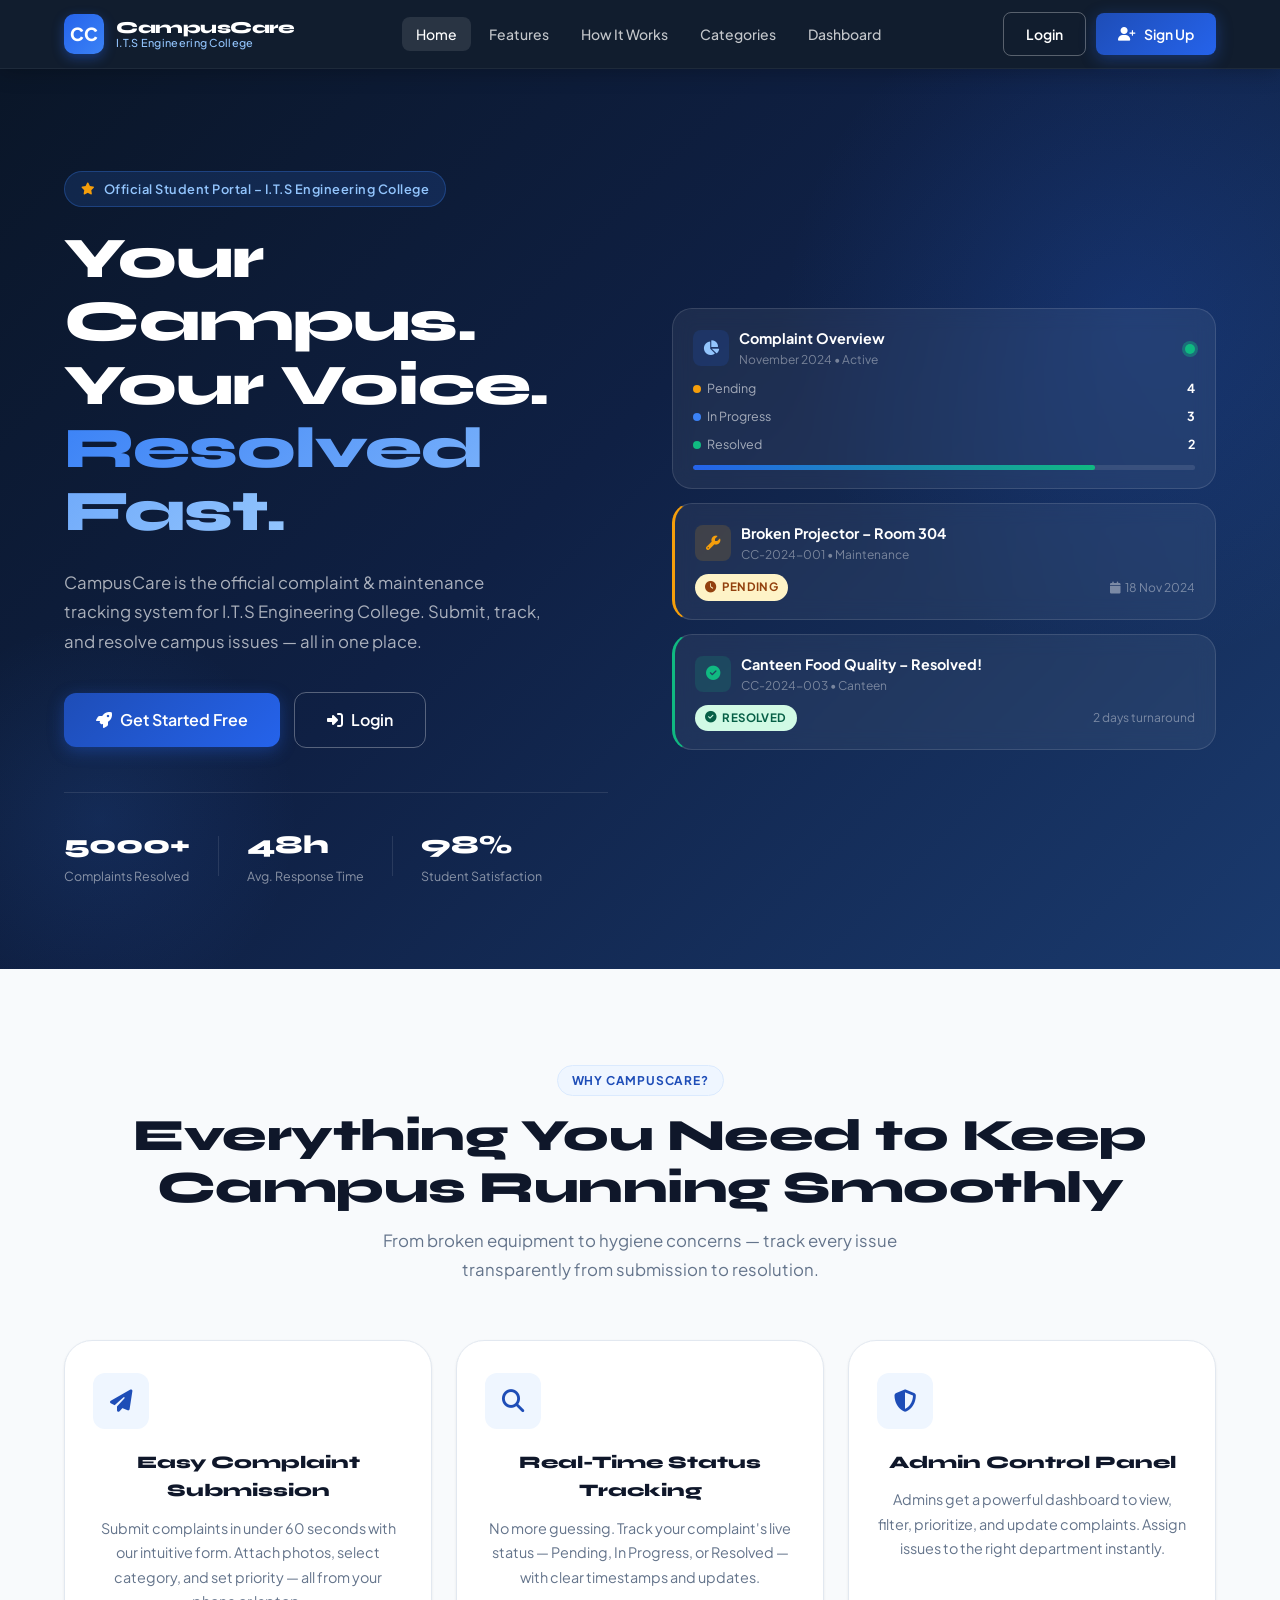
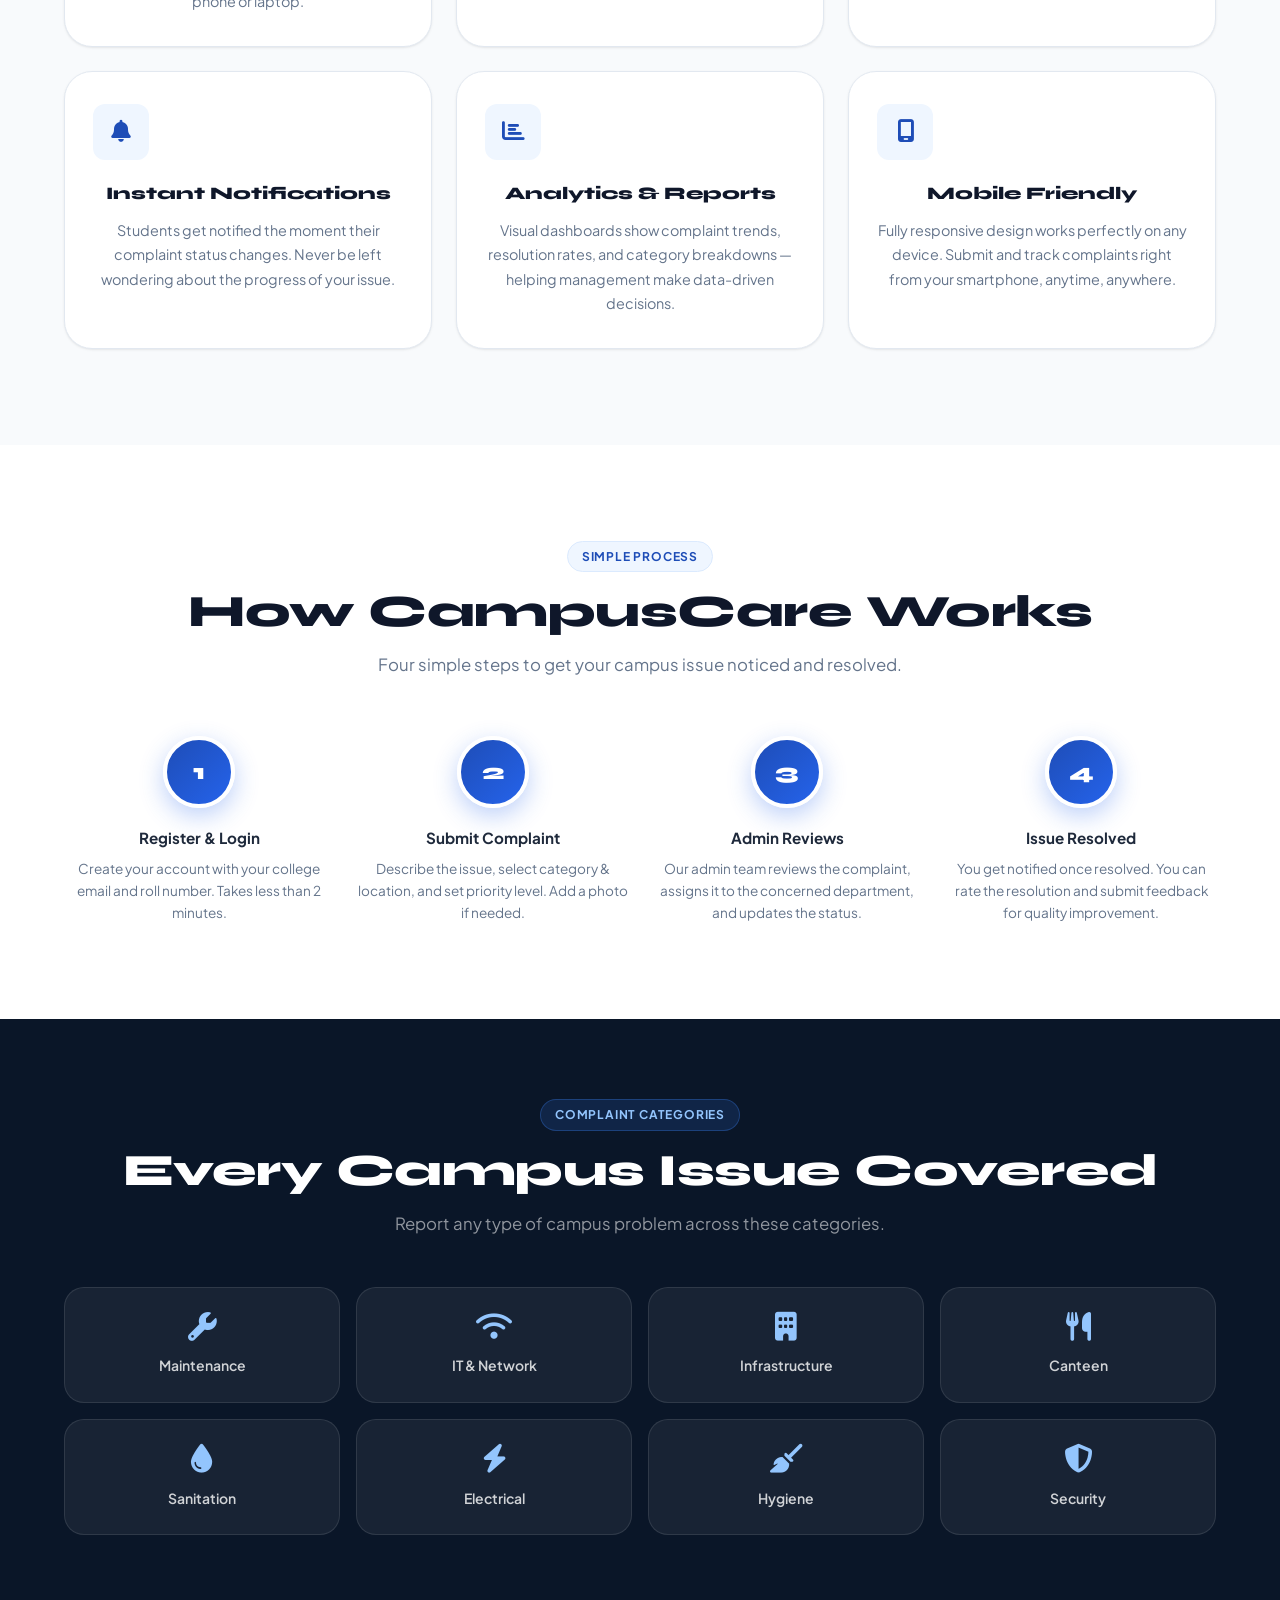
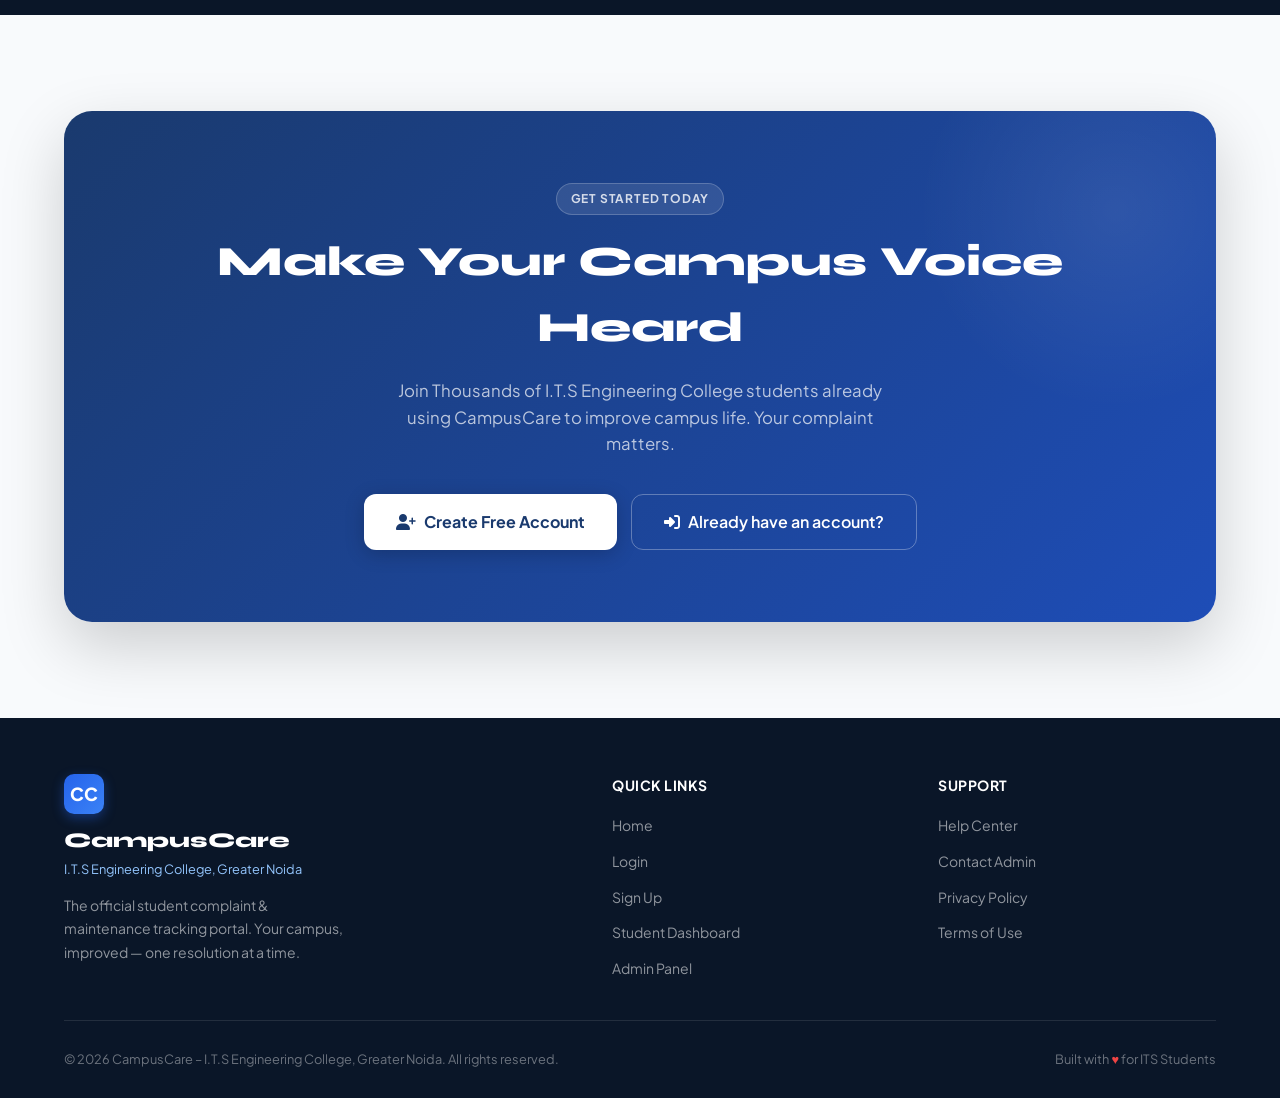
<file: index.html>
<!DOCTYPE html>
<html lang="en">
<head>
  <meta charset="UTF-8" />
  <meta name="viewport" content="width=device-width, initial-scale=1.0"/>
  <title>CampusCare – I.T.S Engineering College</title>
  <link rel="stylesheet" href="style.css"/>
  <link rel="stylesheet" href="https://cdnjs.cloudflare.com/ajax/libs/font-awesome/6.5.0/css/all.min.css"/>
  <style>
    /* ── Hero ── */
    .hero {
      min-height: 100vh;
      background: linear-gradient(135deg, var(--blue-900) 0%, var(--blue-800) 45%, var(--blue-700) 100%);
      display: flex;
      align-items: center;
      position: relative;
      overflow: hidden;
      padding: 100px 0 80px;
    }
    .hero::before {
      content: '';
      position: absolute;
      width: 700px; height: 700px;
      background: radial-gradient(circle, rgba(37,99,235,.18) 0%, transparent 70%);
      top: -100px; right: -200px;
      border-radius: 50%;
    }
    .hero::after {
      content: '';
      position: absolute;
      width: 400px; height: 400px;
      background: radial-gradient(circle, rgba(59,130,246,.12) 0%, transparent 70%);
      bottom: -50px; left: -100px;
      border-radius: 50%;
    }
    .hero-grid {
      display: grid;
      grid-template-columns: 1fr 1fr;
      gap: 64px;
      align-items: center;
      position: relative;
      z-index: 1;
    }
    .hero-badge {
      display: inline-flex;
      align-items: center;
      gap: 8px;
      background: rgba(59,130,246,.15);
      border: 1px solid rgba(59,130,246,.3);
      color: var(--blue-300);
      padding: 7px 16px;
      border-radius: 20px;
      font-size: .8rem;
      font-weight: 600;
      letter-spacing: .5px;
      margin-bottom: 20px;
    }
    .hero-badge i { font-size: .75rem; color: var(--accent); }
    .hero-title {
      font-family: 'Syne', sans-serif;
      font-size: clamp(2.2rem, 5vw, 3.6rem);
      font-weight: 800;
      color: #fff;
      line-height: 1.1;
      letter-spacing: -1px;
      margin-bottom: 24px;
    }
    .hero-title .highlight {
      background: linear-gradient(135deg, var(--blue-400), var(--blue-300));
      -webkit-background-clip: text;
      -webkit-text-fill-color: transparent;
      background-clip: text;
    }
    .hero-subtitle {
      font-size: 1.05rem;
      color: rgba(255,255,255,.65);
      line-height: 1.75;
      margin-bottom: 36px;
      max-width: 480px;
    }
    .hero-actions { display: flex; align-items: center; gap: 14px; flex-wrap: wrap; }
    .hero-stats {
      display: flex;
      align-items: center;
      gap: 28px;
      margin-top: 44px;
      padding-top: 32px;
      border-top: 1px solid rgba(255,255,255,.1);
    }
    .hero-stat-item .value { font-family: 'Syne', sans-serif; font-size: 1.6rem; font-weight: 800; color: #fff; }
    .hero-stat-item .label { font-size: .78rem; color: rgba(255,255,255,.5); margin-top: 2px; }
    .hero-stat-sep { width: 1px; height: 40px; background: rgba(255,255,255,.1); }

    /* Hero Visual */
    .hero-visual {
      display: flex;
      flex-direction: column;
      gap: 14px;
      animation: float 4s ease-in-out infinite;
    }
    .mock-card {
      background: rgba(255,255,255,.06);
      border: 1px solid rgba(255,255,255,.12);
      border-radius: var(--radius-lg);
      padding: 18px 20px;
      backdrop-filter: blur(10px);
    }
    .mock-card-header { display: flex; align-items: center; gap: 10px; margin-bottom: 10px; }
    .mock-icon { width: 36px; height: 36px; border-radius: 8px; display: flex; align-items: center; justify-content: center; font-size: .9rem; }
    .mock-card-title { color: #fff; font-weight: 700; font-size: .9rem; }
    .mock-card-sub { color: rgba(255,255,255,.4); font-size: .75rem; }
    .mock-progress-bar { height: 5px; background: rgba(255,255,255,.1); border-radius: 3px; overflow: hidden; margin-top: 10px; }
    .mock-progress-fill { height: 100%; border-radius: 3px; }
    .mock-row { display: flex; align-items: center; justify-content: space-between; gap: 8px; }
    .mock-dot { width: 8px; height: 8px; border-radius: 50%; flex-shrink: 0; }
    .mock-label { color: rgba(255,255,255,.6); font-size: .78rem; }
    .mock-count { color: #fff; font-size: .78rem; font-weight: 700; }
    .pulse-dot { width: 10px; height: 10px; border-radius: 50%; background: var(--accent-2); position: relative; display: inline-block; }
    .pulse-dot::after { content: ''; position: absolute; inset: -3px; border-radius: 50%; background: var(--accent-2); opacity: .4; animation: pulse-ring 1.5s ease-out infinite; }

    /* ── Features Section ── */
    .features-section { padding: 96px 0; background: var(--gray-50); }
    .features-grid { display: grid; grid-template-columns: repeat(3, 1fr); gap: 24px; margin-top: 56px; }
    .feature-card {
      background: #fff;
      border-radius: var(--radius-xl);
      padding: 32px 28px;
      border: 1px solid var(--gray-200);
      box-shadow: var(--shadow-sm);
      transition: var(--transition);
      position: relative;
      overflow: hidden;
    }
    .feature-card::before {
      content: '';
      position: absolute;
      top: 0; left: 0; right: 0;
      height: 3px;
      background: linear-gradient(90deg, var(--blue-600), var(--blue-400));
      transform: scaleX(0);
      transition: var(--transition);
    }
    .feature-card:hover { box-shadow: var(--shadow-lg); transform: translateY(-4px); }
    .feature-card:hover::before { transform: scaleX(1); }
    .feature-icon {
      width: 56px; height: 56px;
      background: var(--blue-50);
      border-radius: var(--radius);
      display: flex;
      align-items: center;
      justify-content: center;
      font-size: 1.4rem;
      color: var(--blue-600);
      margin-bottom: 20px;
      transition: var(--transition);
    }
    .feature-card:hover .feature-icon { background: var(--blue-600); color: #fff; }
    .feature-card h3 { font-family: 'Syne', sans-serif; font-size: 1.1rem; font-weight: 800; color: var(--gray-900); margin-bottom: 10px; }
    .feature-card p { font-size: .9rem; color: var(--gray-500); line-height: 1.7; }

    /* ── How it works ── */
    .how-section { padding: 96px 0; background: #fff; }
    .steps-grid { display: grid; grid-template-columns: repeat(4, 1fr); gap: 24px; margin-top: 56px; position: relative; }
    .steps-grid::before {
      content: '';
      position: absolute;
      top: 36px; left: 10%; right: 10%;
      height: 2px;
      background: linear-gradient(90deg, var(--blue-200), var(--blue-400), var(--blue-200));
    }
    .step-card { text-align: center; position: relative; z-index: 1; }
    .step-number {
      width: 72px; height: 72px;
      background: linear-gradient(135deg, var(--blue-600), var(--blue-500));
      border-radius: 50%;
      display: flex;
      align-items: center;
      justify-content: center;
      font-family: 'Syne', sans-serif;
      font-size: 1.4rem;
      font-weight: 800;
      color: #fff;
      margin: 0 auto 18px;
      box-shadow: 0 8px 24px rgba(37,99,235,.3);
      border: 4px solid #fff;
    }
    .step-card h3 { font-weight: 700; color: var(--gray-800); margin-bottom: 8px; font-size: .95rem; }
    .step-card p { font-size: .85rem; color: var(--gray-500); line-height: 1.6; }

    /* ── Categories Section ── */
    .categories-section { padding: 80px 0; background: var(--blue-900); }
    .categories-section .section-title { color: #fff; }
    .categories-section .section-subtitle { color: rgba(255,255,255,.55); }
    .cats-grid { display: grid; grid-template-columns: repeat(4, 1fr); gap: 16px; margin-top: 48px; }
    .cat-card {
      background: rgba(255,255,255,.06);
      border: 1px solid rgba(255,255,255,.1);
      border-radius: var(--radius-lg);
      padding: 24px;
      text-align: center;
      transition: var(--transition);
      cursor: pointer;
    }
    .cat-card:hover { background: rgba(37,99,235,.2); border-color: rgba(59,130,246,.4); transform: translateY(-3px); }
    .cat-card i { font-size: 1.8rem; color: var(--blue-300); margin-bottom: 12px; display: block; }
    .cat-card span { color: rgba(255,255,255,.8); font-size: .875rem; font-weight: 600; }

    /* ── CTA Section ── */
    .cta-section { padding: 96px 0; background: var(--gray-50); }
    .cta-box {
      background: linear-gradient(135deg, var(--blue-700) 0%, var(--blue-600) 100%);
      border-radius: var(--radius-xl);
      padding: 72px 56px;
      text-align: center;
      position: relative;
      overflow: hidden;
      box-shadow: var(--shadow-xl);
    }
    .cta-box::before { content: ''; position: absolute; width: 400px; height: 400px; background: radial-gradient(circle, rgba(255,255,255,.08) 0%, transparent 70%); top: -100px; right: -100px; border-radius: 50%; }
    .cta-box h2 { font-family: 'Syne', sans-serif; font-size: clamp(1.8rem, 4vw, 2.6rem); font-weight: 800; color: #fff; margin-bottom: 16px; }
    .cta-box p { color: rgba(255,255,255,.7); font-size: 1.05rem; margin-bottom: 36px; max-width: 520px; margin-left: auto; margin-right: auto; }
    .cta-actions { display: flex; justify-content: center; gap: 14px; flex-wrap: wrap; }

    @media (max-width: 1024px) {
      .features-grid { grid-template-columns: repeat(2, 1fr); }
      .cats-grid { grid-template-columns: repeat(2, 1fr); }
      .steps-grid { grid-template-columns: repeat(2, 1fr); }
      .steps-grid::before { display: none; }
    }
    @media (max-width: 768px) {
      .hero-grid { grid-template-columns: 1fr; text-align: center; }
      .hero-visual { display: none; }
      .hero-actions { justify-content: center; }
      .hero-stats { justify-content: center; }
      .features-grid { grid-template-columns: 1fr; }
      .cats-grid { grid-template-columns: repeat(2, 1fr); }
      .cta-box { padding: 48px 24px; }
    }
  </style>
</head>
<body>

<!-- ── Navbar ── -->
<nav class="navbar">
  <div class="container">
    <div class="nav-inner">
      <a href="index.html" class="nav-brand">
        <div class="nav-logo">CC</div>
        <div class="nav-brand-text">
          <span class="brand-name">CampusCare</span>
          <span class="brand-college">I.T.S Engineering College</span>
        </div>
      </a>
      <ul class="nav-links">
        <li><a href="index.html" class="active">Home</a></li>
        <li><a href="#features">Features</a></li>
        <li><a href="#how-it-works">How It Works</a></li>
        <li><a href="#categories">Categories</a></li>
        <li><a href="student-dashboard.html">Dashboard</a></li>
      </ul>
      <div class="nav-cta">
        <a href="login.html" class="btn btn-outline">Login</a>
        <a href="signup.html" class="btn btn-primary"><i class="fa-solid fa-user-plus"></i> Sign Up</a>
      </div>
      <button class="nav-hamburger" aria-label="Toggle Menu">
        <i class="fa-solid fa-bars"></i>
      </button>
    </div>
  </div>
</nav>

<!-- ── Hero ── -->
<section class="hero">
  <div class="container">
    <div class="hero-grid">
      <!-- Left -->
      <div class="animate-fadeInUp">
        <div class="hero-badge">
          <i class="fa-solid fa-star"></i>
          Official Student Portal – I.T.S Engineering College
        </div>
        <h1 class="hero-title">
          Your Campus.<br>
          Your Voice.<br>
          <span class="highlight">Resolved Fast.</span>
        </h1>
        <p class="hero-subtitle">
          CampusCare is the official complaint & maintenance tracking system for I.T.S Engineering College. Submit, track, and resolve campus issues — all in one place.
        </p>
        <div class="hero-actions">
          <a href="signup.html" class="btn btn-primary btn-lg">
            <i class="fa-solid fa-rocket"></i> Get Started Free
          </a>
          <a href="login.html" class="btn btn-outline btn-lg">
            <i class="fa-solid fa-right-to-bracket"></i> Login
          </a>
        </div>
        <div class="hero-stats">
          <div class="hero-stat-item">
            <div class="value">5000+</div>
            <div class="label">Complaints Resolved</div>
          </div>
          <div class="hero-stat-sep"></div>
          <div class="hero-stat-item">
            <div class="value">48h</div>
            <div class="label">Avg. Response Time</div>
          </div>
          <div class="hero-stat-sep"></div>
          <div class="hero-stat-item">
            <div class="value">98%</div>
            <div class="label">Student Satisfaction</div>
          </div>
        </div>
      </div>
      <!-- Right – Mock UI -->
      <div class="hero-visual animate-fadeInUp animate-delay-2">
        <div class="mock-card">
          <div class="mock-card-header">
            <div class="mock-icon" style="background:rgba(37,99,235,.15);color:var(--blue-300)"><i class="fa-solid fa-chart-pie"></i></div>
            <div>
              <div class="mock-card-title">Complaint Overview</div>
              <div class="mock-card-sub">November 2024 • Active</div>
            </div>
            <div style="margin-left:auto"><span class="pulse-dot"></span></div>
          </div>
          <div style="display:flex;flex-direction:column;gap:8px;margin-top:4px">
            <div class="mock-row"><span style="display:flex;align-items:center;gap:6px"><span class="mock-dot" style="background:#f59e0b"></span><span class="mock-label">Pending</span></span><span class="mock-count">4</span></div>
            <div class="mock-row"><span style="display:flex;align-items:center;gap:6px"><span class="mock-dot" style="background:var(--blue-400)"></span><span class="mock-label">In Progress</span></span><span class="mock-count">3</span></div>
            <div class="mock-row"><span style="display:flex;align-items:center;gap:6px"><span class="mock-dot" style="background:var(--accent-2)"></span><span class="mock-label">Resolved</span></span><span class="mock-count">2</span></div>
          </div>
          <div class="mock-progress-bar"><div class="mock-progress-fill" style="width:80%;background:linear-gradient(90deg,var(--blue-500),var(--accent-2))"></div></div>
        </div>
        <div class="mock-card" style="border-left:3px solid var(--accent)">
          <div class="mock-card-header">
            <div class="mock-icon" style="background:rgba(245,158,11,.15);color:var(--accent)"><i class="fa-solid fa-wrench"></i></div>
            <div>
              <div class="mock-card-title">Broken Projector – Room 304</div>
              <div class="mock-card-sub">CC-2024-001 • Maintenance</div>
            </div>
          </div>
          <div class="mock-row" style="margin-top:8px">
            <span class="badge badge-pending"><i class="fa-solid fa-clock"></i>Pending</span>
            <span style="color:rgba(255,255,255,.4);font-size:.75rem"><i class="fa-solid fa-calendar" style="margin-right:4px"></i>18 Nov 2024</span>
          </div>
        </div>
        <div class="mock-card" style="border-left:3px solid var(--accent-2)">
          <div class="mock-card-header">
            <div class="mock-icon" style="background:rgba(16,185,129,.15);color:var(--accent-2)"><i class="fa-solid fa-circle-check"></i></div>
            <div>
              <div class="mock-card-title">Canteen Food Quality – Resolved!</div>
              <div class="mock-card-sub">CC-2024-003 • Canteen</div>
            </div>
          </div>
          <div class="mock-row" style="margin-top:8px">
            <span class="badge badge-resolved"><i class="fa-solid fa-circle-check"></i>Resolved</span>
            <span style="color:rgba(255,255,255,.4);font-size:.75rem">2 days turnaround</span>
          </div>
        </div>
      </div>
    </div>
  </div>
</section>

<!-- ── Features ── -->
<section class="features-section" id="features">
  <div class="container text-center">
    <div class="section-tag">Why CampusCare?</div>
    <h2 class="section-title">Everything You Need to Keep<br>Campus Running Smoothly</h2>
    <p class="section-subtitle" style="margin-top:14px">From broken equipment to hygiene concerns — track every issue transparently from submission to resolution.</p>
    <div class="features-grid">
      <div class="feature-card animate-fadeInUp animate-delay-1">
        <div class="feature-icon"><i class="fa-solid fa-paper-plane"></i></div>
        <h3>Easy Complaint Submission</h3>
        <p>Submit complaints in under 60 seconds with our intuitive form. Attach photos, select category, and set priority — all from your phone or laptop.</p>
      </div>
      <div class="feature-card animate-fadeInUp animate-delay-2">
        <div class="feature-icon"><i class="fa-solid fa-magnifying-glass"></i></div>
        <h3>Real-Time Status Tracking</h3>
        <p>No more guessing. Track your complaint's live status — Pending, In Progress, or Resolved — with clear timestamps and updates.</p>
      </div>
      <div class="feature-card animate-fadeInUp animate-delay-3">
        <div class="feature-icon"><i class="fa-solid fa-shield-halved"></i></div>
        <h3>Admin Control Panel</h3>
        <p>Admins get a powerful dashboard to view, filter, prioritize, and update complaints. Assign issues to the right department instantly.</p>
      </div>
      <div class="feature-card animate-fadeInUp animate-delay-1">
        <div class="feature-icon"><i class="fa-solid fa-bell"></i></div>
        <h3>Instant Notifications</h3>
        <p>Students get notified the moment their complaint status changes. Never be left wondering about the progress of your issue.</p>
      </div>
      <div class="feature-card animate-fadeInUp animate-delay-2">
        <div class="feature-icon"><i class="fa-solid fa-chart-bar"></i></div>
        <h3>Analytics & Reports</h3>
        <p>Visual dashboards show complaint trends, resolution rates, and category breakdowns — helping management make data-driven decisions.</p>
      </div>
      <div class="feature-card animate-fadeInUp animate-delay-3">
        <div class="feature-icon"><i class="fa-solid fa-mobile-screen"></i></div>
        <h3>Mobile Friendly</h3>
        <p>Fully responsive design works perfectly on any device. Submit and track complaints right from your smartphone, anytime, anywhere.</p>
      </div>
    </div>
  </div>
</section>

<!-- ── How It Works ── -->
<section class="how-section" id="how-it-works">
  <div class="container text-center">
    <div class="section-tag">Simple Process</div>
    <h2 class="section-title">How CampusCare Works</h2>
    <p class="section-subtitle" style="margin-top:14px">Four simple steps to get your campus issue noticed and resolved.</p>
    <div class="steps-grid">
      <div class="step-card animate-fadeInUp animate-delay-1">
        <div class="step-number">1</div>
        <h3>Register & Login</h3>
        <p>Create your account with your college email and roll number. Takes less than 2 minutes.</p>
      </div>
      <div class="step-card animate-fadeInUp animate-delay-2">
        <div class="step-number">2</div>
        <h3>Submit Complaint</h3>
        <p>Describe the issue, select category & location, and set priority level. Add a photo if needed.</p>
      </div>
      <div class="step-card animate-fadeInUp animate-delay-3">
        <div class="step-number">3</div>
        <h3>Admin Reviews</h3>
        <p>Our admin team reviews the complaint, assigns it to the concerned department, and updates the status.</p>
      </div>
      <div class="step-card animate-fadeInUp animate-delay-4">
        <div class="step-number">4</div>
        <h3>Issue Resolved</h3>
        <p>You get notified once resolved. You can rate the resolution and submit feedback for quality improvement.</p>
      </div>
    </div>
  </div>
</section>

<!-- ── Categories ── -->
<section class="categories-section" id="categories">
  <div class="container text-center">
    <div class="section-tag" style="background:rgba(59,130,246,.15);border-color:rgba(59,130,246,.3);color:var(--blue-300)">Complaint Categories</div>
    <h2 class="section-title">Every Campus Issue Covered</h2>
    <p class="section-subtitle" style="margin-top:14px">Report any type of campus problem across these categories.</p>
    <div class="cats-grid">
      <div class="cat-card"><i class="fa-solid fa-wrench"></i><span>Maintenance</span></div>
      <div class="cat-card"><i class="fa-solid fa-wifi"></i><span>IT & Network</span></div>
      <div class="cat-card"><i class="fa-solid fa-building"></i><span>Infrastructure</span></div>
      <div class="cat-card"><i class="fa-solid fa-utensils"></i><span>Canteen</span></div>
      <div class="cat-card"><i class="fa-solid fa-droplet"></i><span>Sanitation</span></div>
      <div class="cat-card"><i class="fa-solid fa-bolt"></i><span>Electrical</span></div>
      <div class="cat-card"><i class="fa-solid fa-broom"></i><span>Hygiene</span></div>
      <div class="cat-card"><i class="fa-solid fa-shield-halved"></i><span>Security</span></div>
    </div>
  </div>
</section>

<!-- ── CTA ── -->
<section class="cta-section">
  <div class="container">
    <div class="cta-box">
      <div style="position:relative;z-index:1">
        <div class="section-tag" style="background:rgba(255,255,255,.1);border-color:rgba(255,255,255,.2);color:rgba(255,255,255,.8)">Get Started Today</div>
        <h2>Make Your Campus Voice Heard</h2>
        <p>Join Thousands of I.T.S Engineering College students already using CampusCare to improve campus life. Your complaint matters.</p>
        <div class="cta-actions">
          <a href="signup.html" class="btn btn-lg" style="background:#fff;color:var(--blue-700);font-weight:700;box-shadow:0 4px 20px rgba(0,0,0,.2)">
            <i class="fa-solid fa-user-plus"></i> Create Free Account
          </a>
          <a href="login.html" class="btn btn-outline btn-lg">
            <i class="fa-solid fa-right-to-bracket"></i> Already have an account?
          </a>
        </div>
      </div>
    </div>
  </div>
</section>

<!-- ── Footer ── -->
<footer class="footer">
  <div class="container">
    <div class="footer-grid">
      <div class="footer-brand">
        <div class="nav-logo" style="margin-bottom:10px">CC</div>
        <div class="brand-name">CampusCare</div>
        <div class="brand-college">I.T.S Engineering College, Greater Noida</div>
        <p>The official student complaint & maintenance tracking portal. Your campus, improved — one resolution at a time.</p>
      </div>
      <div class="footer-col">
        <h4>Quick Links</h4>
        <ul>
          <li><a href="index.html">Home</a></li>
          <li><a href="login.html">Login</a></li>
          <li><a href="signup.html">Sign Up</a></li>
          <li><a href="student-dashboard.html">Student Dashboard</a></li>
          <li><a href="admin-dashboard.html">Admin Panel</a></li>
        </ul>
      </div>
      <div class="footer-col">
        <h4>Support</h4>
        <ul>
          <li><a href="#">Help Center</a></li>
          <li><a href="#">Contact Admin</a></li>
          <li><a href="#">Privacy Policy</a></li>
          <li><a href="#">Terms of Use</a></li>
        </ul>
      </div>
    </div>
    <div class="footer-bottom">
      <p>© 2026 CampusCare – I.T.S Engineering College, Greater Noida. All rights reserved.</p>
      <p>Built with <span class="heart">♥</span> for ITS Students</p>
    </div>
  </div>
</footer>

<script src="script.js"></script>
</body>
</html>
</file>
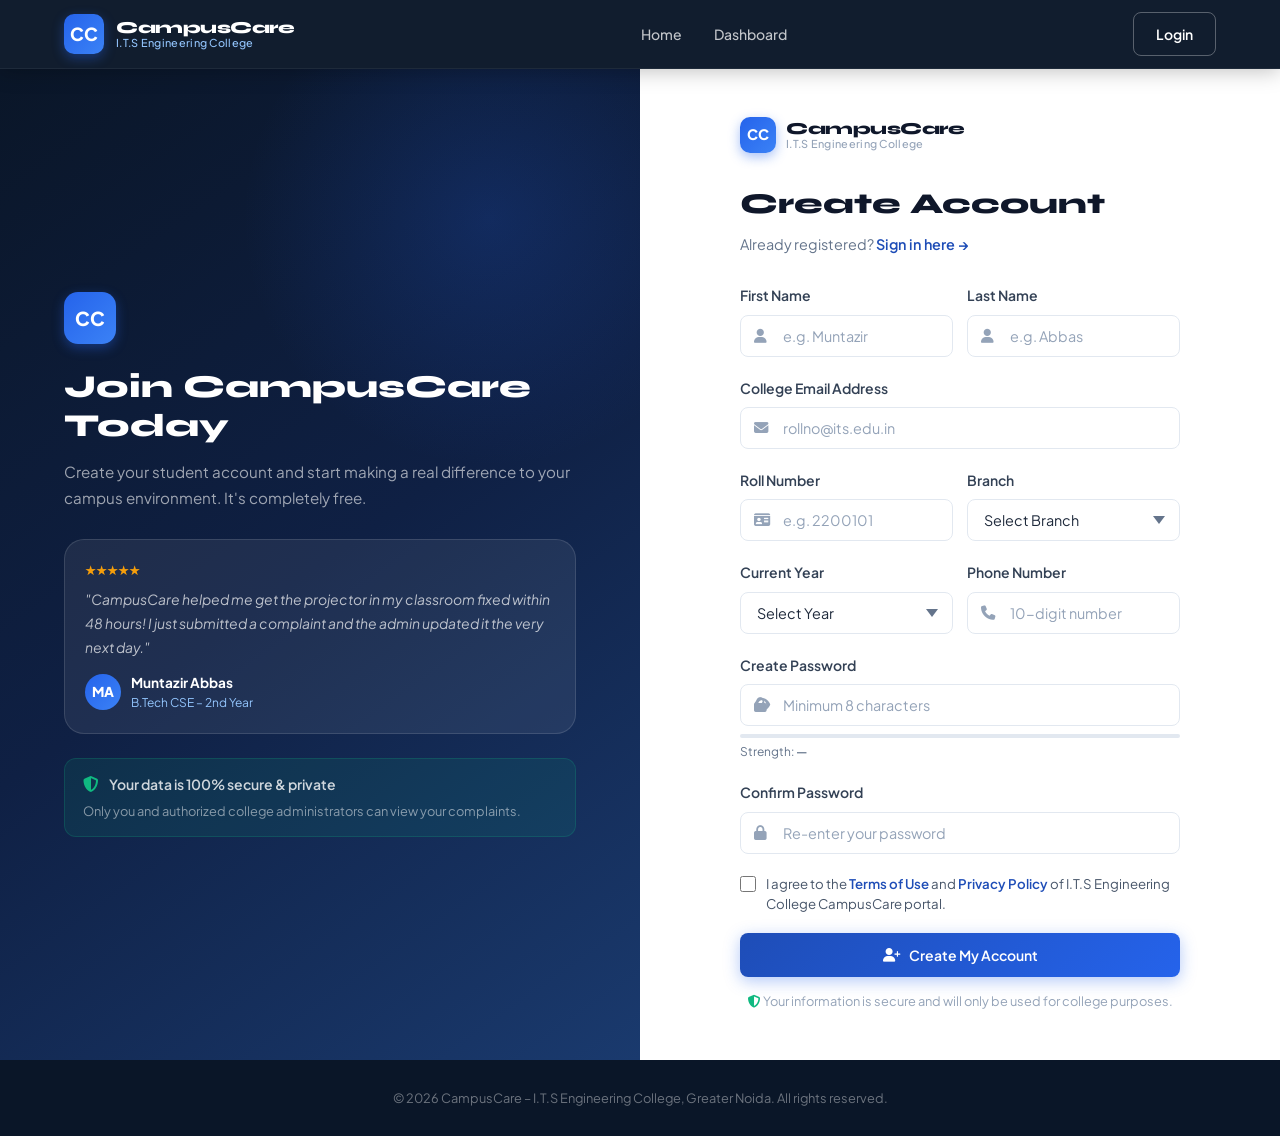
<file: signup.html>
<!DOCTYPE html>
<html lang="en">
<head>
  <meta charset="UTF-8"/>
  <meta name="viewport" content="width=device-width, initial-scale=1.0"/>
  <title>Sign Up – CampusCare | I.T.S Engineering College</title>
  <link rel="stylesheet" href="style.css"/>
  <link rel="stylesheet" href="https://cdnjs.cloudflare.com/ajax/libs/font-awesome/6.5.0/css/all.min.css"/>
  <link rel="icon" type="image/png" href="./favicon.png">
  <style>
    body { min-height: 100vh; background: var(--gray-50); }
    .auth-layout {
      display: grid;
      grid-template-columns: 1fr 1fr;
      min-height: calc(100vh - 68px);
    }
    .auth-left {
      background: linear-gradient(145deg, var(--blue-900) 0%, var(--blue-800) 50%, var(--blue-700) 100%);
      display: flex;
      flex-direction: column;
      justify-content: center;
      padding: 64px;
      position: relative;
      overflow: hidden;
    }
    .auth-left::before {
      content: '';
      position: absolute;
      width: 500px; height: 500px;
      background: radial-gradient(circle, rgba(37,99,235,.2) 0%, transparent 70%);
      top: -100px; right: -100px;
      border-radius: 50%;
    }
    .auth-left-content { position: relative; z-index: 1; }
    .auth-left h2 {
      font-family: 'Syne', sans-serif;
      font-size: 2rem;
      font-weight: 800;
      color: #fff;
      margin: 24px 0 14px;
      line-height: 1.2;
    }
    .auth-left p { color: rgba(255,255,255,.6); font-size: .95rem; line-height: 1.7; margin-bottom: 28px; }
    .testimonial {
      background: rgba(255,255,255,.07);
      border: 1px solid rgba(255,255,255,.12);
      border-radius: var(--radius-lg);
      padding: 20px;
    }
    .testimonial p { color: rgba(255,255,255,.7); font-size: .875rem; line-height: 1.7; margin-bottom: 12px; font-style: italic; }
    .testimonial-author { display: flex; align-items: center; gap: 10px; }
    .t-avatar { width: 36px; height: 36px; background: linear-gradient(135deg, var(--blue-500), var(--blue-400)); border-radius: 50%; display: flex; align-items: center; justify-content: center; color: #fff; font-weight: 800; font-size: .85rem; }
    .t-name { color: #fff; font-size: .85rem; font-weight: 700; }
    .t-role { color: var(--blue-300); font-size: .75rem; }
    .stars { color: var(--accent); font-size: .8rem; margin-bottom: 8px; }

    .auth-right {
      display: flex;
      align-items: flex-start;
      justify-content: center;
      padding: 48px 40px;
      background: #fff;
      overflow-y: auto;
    }
    .auth-form-box { width: 100%; max-width: 440px; }
    .auth-title { font-family: 'Syne', sans-serif; font-size: 1.8rem; font-weight: 800; color: var(--gray-900); margin-bottom: 6px; }
    .auth-subtitle { color: var(--gray-500); font-size: .9rem; margin-bottom: 28px; }
    .auth-subtitle a { color: var(--blue-600); font-weight: 600; }

    .form-row { display: grid; grid-template-columns: 1fr 1fr; gap: 14px; }
    .strength-wrap { margin-top: 8px; }
    .strength-track { height: 4px; background: var(--gray-200); border-radius: 2px; overflow: hidden; margin-bottom: 4px; }
    .strength-bar { height: 100%; border-radius: 2px; transition: var(--transition); width: 0%; }
    .strength-label { font-size: .75rem; color: var(--gray-500); }
    #strength-text { font-weight: 600; }

    .terms-row { display: flex; align-items: flex-start; gap: 10px; margin-bottom: 20px; }
    .terms-row input[type="checkbox"] { accent-color: var(--blue-600); width: 16px; height: 16px; flex-shrink: 0; margin-top: 2px; }
    .terms-row span { font-size: .83rem; color: var(--gray-600); line-height: 1.5; }
    .terms-row a { color: var(--blue-600); font-weight: 600; }

    .progress-steps { display: flex; align-items: center; gap: 0; margin-bottom: 28px; }
    .step-pill { flex: 1; height: 4px; background: var(--gray-200); border-radius: 2px; overflow: hidden; }
    .step-pill.done { background: var(--blue-500); }
    .step-pill + .step-pill { margin-left: 6px; }

    @media (max-width: 900px) {
      .auth-layout { grid-template-columns: 1fr; }
      .auth-left { display: none; }
      .auth-right { min-height: calc(100vh - 68px); padding: 36px 20px; align-items: center; }
      .form-row { grid-template-columns: 1fr; }
    }
  </style>
</head>
<body>

<!-- Navbar -->
<nav class="navbar">
  <div class="container">
    <div class="nav-inner">
      <a href="index.html" class="nav-brand">
        <div class="nav-logo">CC</div>
        <div class="nav-brand-text">
          <span class="brand-name">CampusCare</span>
          <span class="brand-college">I.T.S Engineering College</span>
        </div>
      </a>
      <ul class="nav-links">
        <li><a href="index.html">Home</a></li>
        <li><a href="student-dashboard.html">Dashboard</a></li>
      </ul>
      <div class="nav-cta">
        <a href="login.html" class="btn btn-outline">Login</a>
      </div>
      <button class="nav-hamburger"><i class="fa-solid fa-bars"></i></button>
    </div>
  </div>
</nav>

<div class="auth-layout">
  <!-- Left -->
  <div class="auth-left">
    <div class="auth-left-content animate-fadeInUp">
      <div class="nav-logo" style="width:52px;height:52px;font-size:1.2rem;border-radius:14px">CC</div>
      <h2>Join CampusCare Today</h2>
      <p>Create your student account and start making a real difference to your campus environment. It's completely free.</p>
      <div class="testimonial">
        <div class="stars">★★★★★</div>
        <p>"CampusCare helped me get the projector in my classroom fixed within 48 hours! I just submitted a complaint and the admin updated it the very next day."</p>
        <div class="testimonial-author">
          <div class="t-avatar">MA</div>
          <div>
            <div class="t-name">Muntazir Abbas</div>
            <div class="t-role">B.Tech CSE – 2nd Year</div>
          </div>
        </div>
      </div>
      <div style="margin-top:24px;padding:14px 18px;background:rgba(16,185,129,.1);border:1px solid rgba(16,185,129,.2);border-radius:var(--radius)">
        <div style="display:flex;align-items:center;gap:10px">
          <i class="fa-solid fa-shield-halved" style="color:var(--accent-2)"></i>
          <span style="color:rgba(255,255,255,.8);font-size:.875rem;font-weight:600">Your data is 100% secure & private</span>
        </div>
        <p style="color:rgba(255,255,255,.5);font-size:.8rem;margin:6px 0 0;line-height:1.6">Only you and authorized college administrators can view your complaints.</p>
      </div>
    </div>
  </div>

  <!-- Right -->
  <div class="auth-right">
    <div class="auth-form-box animate-fadeInUp animate-delay-1">
      <div style="display:flex;align-items:center;gap:10px;margin-bottom:28px">
        <div class="nav-logo" style="width:36px;height:36px;font-size:.9rem">CC</div>
        <div class="nav-brand-text">
          <span class="brand-name" style="color:var(--gray-900)">CampusCare</span>
          <span class="brand-college" style="color:var(--gray-400)">I.T.S Engineering College</span>
        </div>
      </div>

      <h1 class="auth-title">Create Account</h1>
      <p class="auth-subtitle">Already registered? <a href="login.html">Sign in here →</a></p>

      <form id="signup-form" novalidate>
        <div class="form-row">
          <div class="form-group">
            <label class="form-label" for="first-name">First Name</label>
            <div class="input-icon-wrap">
              <i class="fa-solid fa-user"></i>
              <input type="text" id="first-name" class="form-control" placeholder="e.g. Muntazir" required/>
            </div>
          </div>
          <div class="form-group">
            <label class="form-label" for="last-name">Last Name</label>
            <div class="input-icon-wrap">
              <i class="fa-solid fa-user"></i>
              <input type="text" id="last-name" class="form-control" placeholder="e.g. Abbas" required/>
            </div>
          </div>
        </div>

        <div class="form-group">
          <label class="form-label" for="email">College Email Address</label>
          <div class="input-icon-wrap">
            <i class="fa-solid fa-envelope"></i>
            <input type="email" id="email" class="form-control" placeholder="rollno@its.edu.in" required/>
          </div>
        </div>

        <div class="form-row">
          <div class="form-group">
            <label class="form-label" for="roll-no">Roll Number</label>
            <div class="input-icon-wrap">
              <i class="fa-solid fa-id-card"></i>
              <input type="text" id="roll-no" class="form-control" placeholder="e.g. 2200101" required/>
            </div>
          </div>
          <div class="form-group">
            <label class="form-label" for="branch">Branch</label>
            <select id="branch" class="form-control form-select">
              <option value="">Select Branch</option>
              <option>Computer Science (CSE)</option>
              <option>Information Technology (IT)</option>
              <option>Electronics (ECE)</option>
              <option>Mechanical (ME)</option>
              <option>Civil (CE)</option>
              <option>Electrical (EE)</option>
            </select>
          </div>
        </div>

        <div class="form-row">
          <div class="form-group">
            <label class="form-label" for="year">Current Year</label>
            <select id="year" class="form-control form-select">
              <option value="">Select Year</option>
              <option>1st Year</option>
              <option>2nd Year</option>
              <option>3rd Year</option>
              <option>4th Year</option>
            </select>
          </div>
          <div class="form-group">
            <label class="form-label" for="phone">Phone Number</label>
            <div class="input-icon-wrap">
              <i class="fa-solid fa-phone"></i>
              <input type="tel" id="phone" class="form-control" placeholder="10-digit number" maxlength="10"/>
            </div>
          </div>
        </div>

        <div class="form-group">
          <label class="form-label" for="password">Create Password</label>
          <div class="input-icon-wrap">
            <i class="fa-solid fa-lock"></i>
            <input type="password" id="password" class="form-control" placeholder="Minimum 8 characters" required/>
            <i class="fa-solid fa-eye input-right-icon" id="toggle-password"></i>
          </div>
          <div class="strength-wrap">
            <div class="strength-track"><div class="strength-bar" id="strength-bar"></div></div>
            <div class="strength-label">Strength: <span id="strength-text">—</span></div>
          </div>
        </div>

        <div class="form-group">
          <label class="form-label" for="confirm-password">Confirm Password</label>
          <div class="input-icon-wrap">
            <i class="fa-solid fa-lock"></i>
            <input type="password" id="confirm-password" class="form-control" placeholder="Re-enter your password" required/>
          </div>
        </div>

        <div class="terms-row">
          <input type="checkbox" id="terms" required/>
          <span>I agree to the <a href="#">Terms of Use</a> and <a href="#">Privacy Policy</a> of I.T.S Engineering College CampusCare portal.</span>
        </div>

        <button type="submit" class="btn btn-primary" style="width:100%;justify-content:center;padding:13px">
          <i class="fa-solid fa-user-plus"></i> Create My Account
        </button>

        <p style="text-align:center;font-size:.8rem;color:var(--gray-400);margin-top:14px">
          <i class="fa-solid fa-shield-halved" style="color:var(--accent-2)"></i> 
          Your information is secure and will only be used for college purposes.
        </p>
      </form>
    </div>
  </div>
</div>

<footer class="footer" style="padding:28px 0">
  <div class="container">
    <div class="footer-bottom" style="justify-content:center">
      <p>© 2026 CampusCare – I.T.S Engineering College, Greater Noida. All rights reserved.</p>
    </div>
  </div>
</footer>

<script src="script.js"></script>
</body>
</html>
</file>
<file: style.css>
/* =============================================
   CampusCare – I.T.S Engineering College
   style.css – Global Stylesheet
============================================= */

@import url('https://fonts.googleapis.com/css2?family=Plus+Jakarta+Sans:wght@400;500;600;700;800&family=Syne:wght@700;800&display=swap');

/* ── CSS Variables ── */
:root {
  --blue-900: #0a1628;
  --blue-800: #0f2044;
  --blue-700: #1a3a6e;
  --blue-600: #1e4db7;
  --blue-500: #2563eb;
  --blue-400: #3b82f6;
  --blue-300: #93c5fd;
  --blue-100: #dbeafe;
  --blue-50:  #eff6ff;
  --accent:   #f59e0b;
  --accent-2: #10b981;
  --red:      #ef4444;
  --white:    #ffffff;
  --gray-50:  #f8fafc;
  --gray-100: #f1f5f9;
  --gray-200: #e2e8f0;
  --gray-300: #cbd5e1;
  --gray-400: #94a3b8;
  --gray-500: #64748b;
  --gray-600: #475569;
  --gray-700: #334155;
  --gray-800: #1e293b;
  --gray-900: #0f172a;
  --shadow-sm: 0 1px 3px rgba(0,0,0,.06), 0 1px 2px rgba(0,0,0,.04);
  --shadow:    0 4px 16px rgba(0,0,0,.08), 0 2px 6px rgba(0,0,0,.05);
  --shadow-lg: 0 12px 40px rgba(0,0,0,.12), 0 4px 12px rgba(0,0,0,.06);
  --shadow-xl: 0 24px 64px rgba(0,0,0,.18);
  --radius-sm: 8px;
  --radius:    12px;
  --radius-lg: 20px;
  --radius-xl: 28px;
  --transition: all .25s cubic-bezier(.4,0,.2,1);
}

/* ── Reset & Base ── */
*, *::before, *::after { box-sizing: border-box; margin: 0; padding: 0; }
html { scroll-behavior: smooth; font-size: 16px; }
body {
  font-family: 'Plus Jakarta Sans', sans-serif;
  background: var(--gray-50);
  color: var(--gray-800);
  line-height: 1.6;
  -webkit-font-smoothing: antialiased;
}
a { color: inherit; text-decoration: none; }
ul { list-style: none; }
img { max-width: 100%; display: block; }
button, input, select, textarea { font-family: inherit; }

/* ── Utility ── */
.container { max-width: 1200px; margin: 0 auto; padding: 0 24px; }
.text-center { text-align: center; }
.sr-only { position: absolute; width: 1px; height: 1px; overflow: hidden; clip: rect(0,0,0,0); }

/* ── Navbar ── */
.navbar {
  position: sticky;
  top: 0;
  z-index: 1000;
  background: rgba(10,22,40,.97);
  backdrop-filter: blur(16px);
  border-bottom: 1px solid rgba(255,255,255,.06);
  box-shadow: 0 2px 20px rgba(0,0,0,.25);
}
.nav-inner {
  display: flex;
  align-items: center;
  justify-content: space-between;
  height: 68px;
  gap: 24px;
}
.nav-brand {
  display: flex;
  align-items: center;
  gap: 12px;
  flex-shrink: 0;
}
.nav-logo {
  width: 40px;
  height: 40px;
  background: linear-gradient(135deg, var(--blue-500), var(--blue-400));
  border-radius: 10px;
  display: flex;
  align-items: center;
  justify-content: center;
  color: #fff;
  font-size: 18px;
  font-weight: 800;
  box-shadow: 0 4px 12px rgba(37,99,235,.4);
  flex-shrink: 0;
}
.nav-brand-text { display: flex; flex-direction: column; line-height: 1.1; }
.nav-brand-text .brand-name {
  font-family: 'Syne', sans-serif;
  font-size: 1.05rem;
  font-weight: 800;
  color: #fff;
  letter-spacing: -.5px;
}
.nav-brand-text .brand-college {
  font-size: .68rem;
  color: var(--blue-300);
  font-weight: 500;
  letter-spacing: .3px;
}
.nav-links {
  display: flex;
  align-items: center;
  gap: 4px;
}
.nav-links a {
  color: rgba(255,255,255,.75);
  font-size: .875rem;
  font-weight: 500;
  padding: 8px 14px;
  border-radius: var(--radius-sm);
  transition: var(--transition);
}
.nav-links a:hover, .nav-links a.active {
  color: #fff;
  background: rgba(255,255,255,.1);
}
.nav-cta {
  display: flex;
  align-items: center;
  gap: 10px;
  flex-shrink: 0;
}
.nav-hamburger {
  display: none;
  background: none;
  border: none;
  cursor: pointer;
  color: #fff;
  font-size: 1.4rem;
  padding: 6px;
}

/* ── Buttons ── */
.btn {
  display: inline-flex;
  align-items: center;
  gap: 8px;
  padding: 10px 22px;
  border-radius: var(--radius-sm);
  font-weight: 600;
  font-size: .875rem;
  cursor: pointer;
  border: none;
  transition: var(--transition);
  white-space: nowrap;
}
.btn-primary {
  background: linear-gradient(135deg, var(--blue-600), var(--blue-500));
  color: #fff;
  box-shadow: 0 4px 16px rgba(37,99,235,.35);
}
.btn-primary:hover {
  transform: translateY(-2px);
  box-shadow: 0 8px 24px rgba(37,99,235,.45);
  background: linear-gradient(135deg, var(--blue-700), var(--blue-600));
}
.btn-outline {
  background: transparent;
  color: #fff;
  border: 1.5px solid rgba(255,255,255,.3);
}
.btn-outline:hover {
  background: rgba(255,255,255,.08);
  border-color: rgba(255,255,255,.6);
  transform: translateY(-1px);
}
.btn-outline-blue {
  background: transparent;
  color: var(--blue-600);
  border: 1.5px solid var(--blue-300);
}
.btn-outline-blue:hover {
  background: var(--blue-50);
  border-color: var(--blue-500);
  transform: translateY(-1px);
}
.btn-lg { padding: 14px 32px; font-size: 1rem; border-radius: var(--radius); }
.btn-sm { padding: 7px 14px; font-size: .8rem; }
.btn-success { background: var(--accent-2); color: #fff; }
.btn-success:hover { background: #059669; transform: translateY(-1px); }
.btn-danger { background: var(--red); color: #fff; }
.btn-danger:hover { background: #dc2626; transform: translateY(-1px); }
.btn-warning { background: var(--accent); color: #fff; }
.btn-warning:hover { background: #d97706; transform: translateY(-1px); }

/* ── Badges ── */
.badge {
  display: inline-flex;
  align-items: center;
  gap: 5px;
  padding: 4px 10px;
  border-radius: 20px;
  font-size: .72rem;
  font-weight: 700;
  letter-spacing: .4px;
  text-transform: uppercase;
}
.badge-pending   { background: #fef3c7; color: #92400e; }
.badge-progress  { background: #dbeafe; color: #1e40af; }
.badge-resolved  { background: #d1fae5; color: #065f46; }
.badge-rejected  { background: #fee2e2; color: #991b1b; }

/* ── Cards ── */
.card {
  background: #fff;
  border-radius: var(--radius-lg);
  box-shadow: var(--shadow);
  border: 1px solid var(--gray-200);
  overflow: hidden;
  transition: var(--transition);
}
.card:hover { box-shadow: var(--shadow-lg); transform: translateY(-2px); }
.card-body { padding: 24px; }

/* ── Form Elements ── */
.form-group { margin-bottom: 20px; }
.form-label {
  display: block;
  font-size: .875rem;
  font-weight: 600;
  color: var(--gray-700);
  margin-bottom: 8px;
}
.form-control {
  width: 100%;
  padding: 11px 16px;
  border: 1.5px solid var(--gray-200);
  border-radius: var(--radius-sm);
  font-size: .9rem;
  color: var(--gray-800);
  background: #fff;
  transition: var(--transition);
  outline: none;
}
.form-control:focus {
  border-color: var(--blue-500);
  box-shadow: 0 0 0 3px rgba(37,99,235,.1);
}
.form-control::placeholder { color: var(--gray-400); }
.form-select { appearance: none; background-image: url("data:image/svg+xml,%3Csvg xmlns='http://www.w3.org/2000/svg' width='12' height='8' viewBox='0 0 12 8'%3E%3Cpath fill='%2364748b' d='M6 8L0 0h12z'/%3E%3C/svg%3E"); background-repeat: no-repeat; background-position: right 14px center; padding-right: 40px; }
.input-icon-wrap { position: relative; }
.input-icon-wrap i { position: absolute; left: 14px; top: 50%; transform: translateY(-50%); color: var(--gray-400); font-size: .9rem; }
.input-icon-wrap .form-control { padding-left: 42px; }
.input-right-icon { position: absolute; right: 14px; top: 50%; transform: translateY(-50%); color: var(--gray-400); cursor: pointer; font-size: .9rem; transition: var(--transition); }
.input-right-icon:hover { color: var(--blue-500); }

/* ── Section Headings ── */
.section-tag {
  display: inline-block;
  background: var(--blue-50);
  color: var(--blue-600);
  font-size: .75rem;
  font-weight: 700;
  padding: 5px 14px;
  border-radius: 20px;
  letter-spacing: .8px;
  text-transform: uppercase;
  margin-bottom: 14px;
  border: 1px solid var(--blue-100);
}
.section-title {
  font-family: 'Syne', sans-serif;
  font-size: clamp(1.8rem, 4vw, 2.8rem);
  font-weight: 800;
  color: var(--gray-900);
  line-height: 1.15;
  letter-spacing: -.5px;
}
.section-subtitle {
  font-size: 1.05rem;
  color: var(--gray-500);
  max-width: 580px;
  margin: 0 auto;
  line-height: 1.7;
}

/* ── Footer ── */
.footer {
  background: var(--blue-900);
  color: rgba(255,255,255,.7);
  padding: 56px 0 28px;
}
.footer-grid {
  display: grid;
  grid-template-columns: 1.8fr 1fr 1fr;
  gap: 48px;
  padding-bottom: 40px;
  border-bottom: 1px solid rgba(255,255,255,.1);
  margin-bottom: 28px;
}
.footer-brand .brand-name { font-family: 'Syne', sans-serif; font-size: 1.3rem; color: #fff; font-weight: 800; }
.footer-brand .brand-college { font-size: .8rem; color: var(--blue-300); margin-top: 2px; }
.footer-brand p { font-size: .875rem; color: rgba(255,255,255,.55); margin-top: 14px; line-height: 1.7; max-width: 280px; }
.footer-col h4 { color: #fff; font-size: .875rem; font-weight: 700; letter-spacing: .5px; text-transform: uppercase; margin-bottom: 16px; }
.footer-col ul { display: flex; flex-direction: column; gap: 10px; }
.footer-col ul a { font-size: .875rem; color: rgba(255,255,255,.55); transition: var(--transition); }
.footer-col ul a:hover { color: var(--blue-300); padding-left: 4px; }
.footer-bottom { display: flex; align-items: center; justify-content: space-between; gap: 16px; flex-wrap: wrap; }
.footer-bottom p { font-size: .8rem; color: rgba(255,255,255,.4); }
.footer-bottom .heart { color: var(--red); }

/* ── Page Hero (shared) ── */
.page-hero {
  background: linear-gradient(135deg, var(--blue-900) 0%, var(--blue-800) 50%, var(--blue-700) 100%);
  padding: 56px 0 48px;
  position: relative;
  overflow: hidden;
}
.page-hero::before {
  content: '';
  position: absolute;
  inset: 0;
  background: radial-gradient(ellipse at 70% 50%, rgba(37,99,235,.2) 0%, transparent 70%);
}
.page-hero-content { position: relative; z-index: 1; }
.page-hero h1 {
  font-family: 'Syne', sans-serif;
  font-size: clamp(1.6rem, 4vw, 2.4rem);
  font-weight: 800;
  color: #fff;
  letter-spacing: -.5px;
}
.page-hero p { color: var(--blue-300); margin-top: 8px; font-size: 1rem; }
.breadcrumb { display: flex; align-items: center; gap: 8px; margin-bottom: 16px; }
.breadcrumb a, .breadcrumb span { font-size: .8rem; color: rgba(255,255,255,.5); }
.breadcrumb a:hover { color: var(--blue-300); }
.breadcrumb i { font-size: .65rem; color: rgba(255,255,255,.3); }

/* ── Dashboard Layout ── */
.dashboard-wrap { display: flex; min-height: calc(100vh - 68px); }
.sidebar {
  width: 260px;
  background: var(--blue-900);
  flex-shrink: 0;
  padding: 28px 0;
  display: flex;
  flex-direction: column;
  position: sticky;
  top: 68px;
  height: calc(100vh - 68px);
  overflow-y: auto;
}
.sidebar-avatar {
  display: flex;
  flex-direction: column;
  align-items: center;
  padding: 0 20px 28px;
  border-bottom: 1px solid rgba(255,255,255,.08);
  margin-bottom: 20px;
}
.avatar-circle {
  width: 68px;
  height: 68px;
  background: linear-gradient(135deg, var(--blue-500), var(--blue-400));
  border-radius: 50%;
  display: flex;
  align-items: center;
  justify-content: center;
  font-size: 1.5rem;
  font-weight: 800;
  color: #fff;
  margin-bottom: 12px;
  box-shadow: 0 6px 20px rgba(37,99,235,.4);
}
.sidebar-avatar .user-name { color: #fff; font-weight: 700; font-size: .95rem; }
.sidebar-avatar .user-role { color: var(--blue-300); font-size: .78rem; margin-top: 2px; }
.sidebar-nav { padding: 0 12px; flex: 1; }
.sidebar-nav a {
  display: flex;
  align-items: center;
  gap: 12px;
  padding: 11px 16px;
  border-radius: var(--radius-sm);
  color: rgba(255,255,255,.6);
  font-size: .875rem;
  font-weight: 500;
  margin-bottom: 4px;
  transition: var(--transition);
}
.sidebar-nav a i { width: 18px; text-align: center; font-size: .9rem; }
.sidebar-nav a:hover { background: rgba(255,255,255,.08); color: #fff; }
.sidebar-nav a.active { background: linear-gradient(135deg, var(--blue-600), var(--blue-500)); color: #fff; box-shadow: 0 4px 12px rgba(37,99,235,.4); }
.sidebar-nav .nav-section-title { color: rgba(255,255,255,.3); font-size: .7rem; font-weight: 700; letter-spacing: 1px; text-transform: uppercase; padding: 16px 16px 8px; }
.sidebar-footer { padding: 16px 12px 0; border-top: 1px solid rgba(255,255,255,.08); margin-top: auto; }
.sidebar-footer a {
  display: flex;
  align-items: center;
  gap: 10px;
  padding: 10px 16px;
  border-radius: var(--radius-sm);
  color: rgba(255,255,255,.5);
  font-size: .875rem;
  transition: var(--transition);
}
.sidebar-footer a:hover { color: var(--red); background: rgba(239,68,68,.08); }

.dashboard-main { flex: 1; padding: 32px; overflow-x: hidden; }
.dashboard-header { margin-bottom: 28px; }
.dashboard-header h1 { font-family: 'Syne', sans-serif; font-size: 1.6rem; font-weight: 800; color: var(--gray-900); }
.dashboard-header p { color: var(--gray-500); font-size: .9rem; margin-top: 4px; }
.greeting-time { display: flex; align-items: center; gap: 8px; }

/* ── Stats Row ── */
.stats-grid {
  display: grid;
  grid-template-columns: repeat(auto-fit, minmax(180px, 1fr));
  gap: 16px;
  margin-bottom: 28px;
}
.stat-card {
  background: #fff;
  border-radius: var(--radius-lg);
  padding: 22px;
  border: 1px solid var(--gray-200);
  box-shadow: var(--shadow-sm);
  display: flex;
  align-items: center;
  gap: 16px;
  transition: var(--transition);
}
.stat-card:hover { box-shadow: var(--shadow); transform: translateY(-2px); }
.stat-icon {
  width: 48px;
  height: 48px;
  border-radius: var(--radius-sm);
  display: flex;
  align-items: center;
  justify-content: center;
  font-size: 1.2rem;
  flex-shrink: 0;
}
.stat-icon.blue   { background: var(--blue-50);   color: var(--blue-600); }
.stat-icon.yellow { background: #fef3c7; color: #d97706; }
.stat-icon.green  { background: #d1fae5; color: #059669; }
.stat-icon.red    { background: #fee2e2; color: #dc2626; }
.stat-info .stat-value { font-family: 'Syne', sans-serif; font-size: 1.7rem; font-weight: 800; color: var(--gray-900); line-height: 1; }
.stat-info .stat-label { font-size: .78rem; color: var(--gray-500); font-weight: 500; margin-top: 3px; }

/* ── Filter/Search Bar ── */
.filter-bar {
  background: #fff;
  border: 1px solid var(--gray-200);
  border-radius: var(--radius-lg);
  padding: 18px 20px;
  margin-bottom: 24px;
  display: flex;
  align-items: center;
  gap: 12px;
  flex-wrap: wrap;
  box-shadow: var(--shadow-sm);
}
.filter-bar .search-wrap { flex: 1; min-width: 220px; position: relative; }
.filter-bar .search-wrap i { position: absolute; left: 13px; top: 50%; transform: translateY(-50%); color: var(--gray-400); font-size: .9rem; }
.filter-bar input { width: 100%; padding: 9px 14px 9px 38px; border: 1.5px solid var(--gray-200); border-radius: var(--radius-sm); font-size: .875rem; color: var(--gray-800); transition: var(--transition); outline: none; }
.filter-bar input:focus { border-color: var(--blue-400); box-shadow: 0 0 0 3px rgba(37,99,235,.08); }
.filter-bar select { padding: 9px 38px 9px 14px; border: 1.5px solid var(--gray-200); border-radius: var(--radius-sm); font-size: .875rem; color: var(--gray-700); background: #fff url("data:image/svg+xml,%3Csvg xmlns='http://www.w3.org/2000/svg' width='10' height='7' viewBox='0 0 10 7'%3E%3Cpath fill='%2364748b' d='M5 7L0 0h10z'/%3E%3C/svg%3E") no-repeat right 12px center; appearance: none; outline: none; cursor: pointer; transition: var(--transition); }
.filter-bar select:focus { border-color: var(--blue-400); }

/* ── Complaint Cards ── */
.complaints-grid { display: flex; flex-direction: column; gap: 14px; }
.complaint-card {
  background: #fff;
  border: 1px solid var(--gray-200);
  border-radius: var(--radius-lg);
  padding: 20px 24px;
  box-shadow: var(--shadow-sm);
  transition: var(--transition);
  border-left: 4px solid transparent;
}
.complaint-card:hover { box-shadow: var(--shadow); transform: translateY(-1px); }
.complaint-card.pending  { border-left-color: var(--accent); }
.complaint-card.progress { border-left-color: var(--blue-500); }
.complaint-card.resolved { border-left-color: var(--accent-2); }
.complaint-card.rejected { border-left-color: var(--red); }
.complaint-top { display: flex; align-items: flex-start; justify-content: space-between; gap: 12px; margin-bottom: 10px; }
.complaint-title { font-size: .95rem; font-weight: 700; color: var(--gray-800); }
.complaint-meta { display: flex; align-items: center; gap: 16px; flex-wrap: wrap; margin-bottom: 8px; }
.complaint-meta span { font-size: .8rem; color: var(--gray-500); display: flex; align-items: center; gap: 5px; }
.complaint-meta i { font-size: .75rem; }
.complaint-desc { font-size: .875rem; color: var(--gray-600); line-height: 1.6; }
.complaint-actions { display: flex; align-items: center; gap: 8px; margin-top: 14px; padding-top: 14px; border-top: 1px solid var(--gray-100); flex-wrap: wrap; }
.complaint-actions select { padding: 6px 32px 6px 10px; border: 1.5px solid var(--gray-200); border-radius: var(--radius-sm); font-size: .8rem; color: var(--gray-700); background: var(--gray-50) url("data:image/svg+xml,%3Csvg xmlns='http://www.w3.org/2000/svg' width='8' height='6' viewBox='0 0 8 6'%3E%3Cpath fill='%2364748b' d='M4 6L0 0h8z'/%3E%3C/svg%3E") no-repeat right 10px center; appearance: none; outline: none; cursor: pointer; transition: var(--transition); }
.complaint-id { font-size: .75rem; color: var(--gray-400); font-family: monospace; }
.no-results { text-align: center; padding: 60px 24px; color: var(--gray-400); }
.no-results i { font-size: 3rem; margin-bottom: 12px; display: block; }
.no-results p { font-size: .95rem; }

/* ── Animations ── */
@keyframes fadeInUp {
  from { opacity: 0; transform: translateY(24px); }
  to   { opacity: 1; transform: translateY(0); }
}
@keyframes fadeIn {
  from { opacity: 0; }
  to   { opacity: 1; }
}
@keyframes float {
  0%, 100% { transform: translateY(0); }
  50%       { transform: translateY(-10px); }
}
@keyframes pulse-ring {
  0%   { transform: scale(.9); opacity: .6; }
  100% { transform: scale(1.4); opacity: 0; }
}
.animate-fadeInUp { animation: fadeInUp .6s ease both; }
.animate-delay-1 { animation-delay: .1s; }
.animate-delay-2 { animation-delay: .2s; }
.animate-delay-3 { animation-delay: .3s; }
.animate-delay-4 { animation-delay: .4s; }
.animate-delay-5 { animation-delay: .5s; }

/* ── Toast Notifications ── */
.toast-container { position: fixed; bottom: 24px; right: 24px; z-index: 9999; display: flex; flex-direction: column; gap: 10px; }
.toast {
  background: var(--gray-900);
  color: #fff;
  padding: 14px 20px;
  border-radius: var(--radius);
  font-size: .875rem;
  font-weight: 500;
  box-shadow: var(--shadow-xl);
  display: flex;
  align-items: center;
  gap: 10px;
  animation: fadeInUp .3s ease both;
  max-width: 320px;
  border-left: 4px solid var(--blue-500);
}
.toast.success { border-left-color: var(--accent-2); }
.toast.error   { border-left-color: var(--red); }
.toast.warning { border-left-color: var(--accent); }
.toast-icon { font-size: 1rem; }

/* ── Modal ── */
.modal-overlay {
  position: fixed;
  inset: 0;
  background: rgba(0,0,0,.5);
  backdrop-filter: blur(4px);
  z-index: 2000;
  display: flex;
  align-items: center;
  justify-content: center;
  padding: 20px;
  animation: fadeIn .2s ease;
}
.modal {
  background: #fff;
  border-radius: var(--radius-xl);
  padding: 36px;
  width: 100%;
  max-width: 520px;
  box-shadow: var(--shadow-xl);
  animation: fadeInUp .3s ease;
}
.modal-header { display: flex; align-items: center; justify-content: space-between; margin-bottom: 24px; }
.modal-header h2 { font-family: 'Syne', sans-serif; font-size: 1.3rem; font-weight: 800; color: var(--gray-900); }
.modal-close { background: none; border: none; cursor: pointer; color: var(--gray-400); font-size: 1.2rem; padding: 4px; transition: var(--transition); }
.modal-close:hover { color: var(--gray-700); }

/* ── Responsive ── */
@media (max-width: 1024px) {
  .sidebar { display: none; }
  .dashboard-wrap { flex-direction: column; }
  .dashboard-main { padding: 20px 16px; }
  .footer-grid { grid-template-columns: 1fr 1fr; }
}
@media (max-width: 768px) {
  .nav-links, .nav-cta { display: none; }
  .nav-hamburger { display: block; }
  .nav-links.open {
    display: flex;
    flex-direction: column;
    position: absolute;
    top: 68px;
    left: 0;
    right: 0;
    background: var(--blue-900);
    padding: 16px;
    gap: 4px;
    border-bottom: 1px solid rgba(255,255,255,.1);
  }
  .nav-cta.open { display: flex; flex-direction: column; padding: 0 16px 16px; background: var(--blue-900); position: absolute; top: calc(68px + 4px * 6 + 28px); left: 0; right: 0; }
  .footer-grid { grid-template-columns: 1fr; gap: 32px; }
  .stats-grid { grid-template-columns: 1fr 1fr; }
  .filter-bar { flex-direction: column; align-items: stretch; }
  .complaint-top { flex-direction: column; }
}
@media (max-width: 480px) {
  .stats-grid { grid-template-columns: 1fr; }
  .modal { padding: 24px 20px; }
}
</file>
